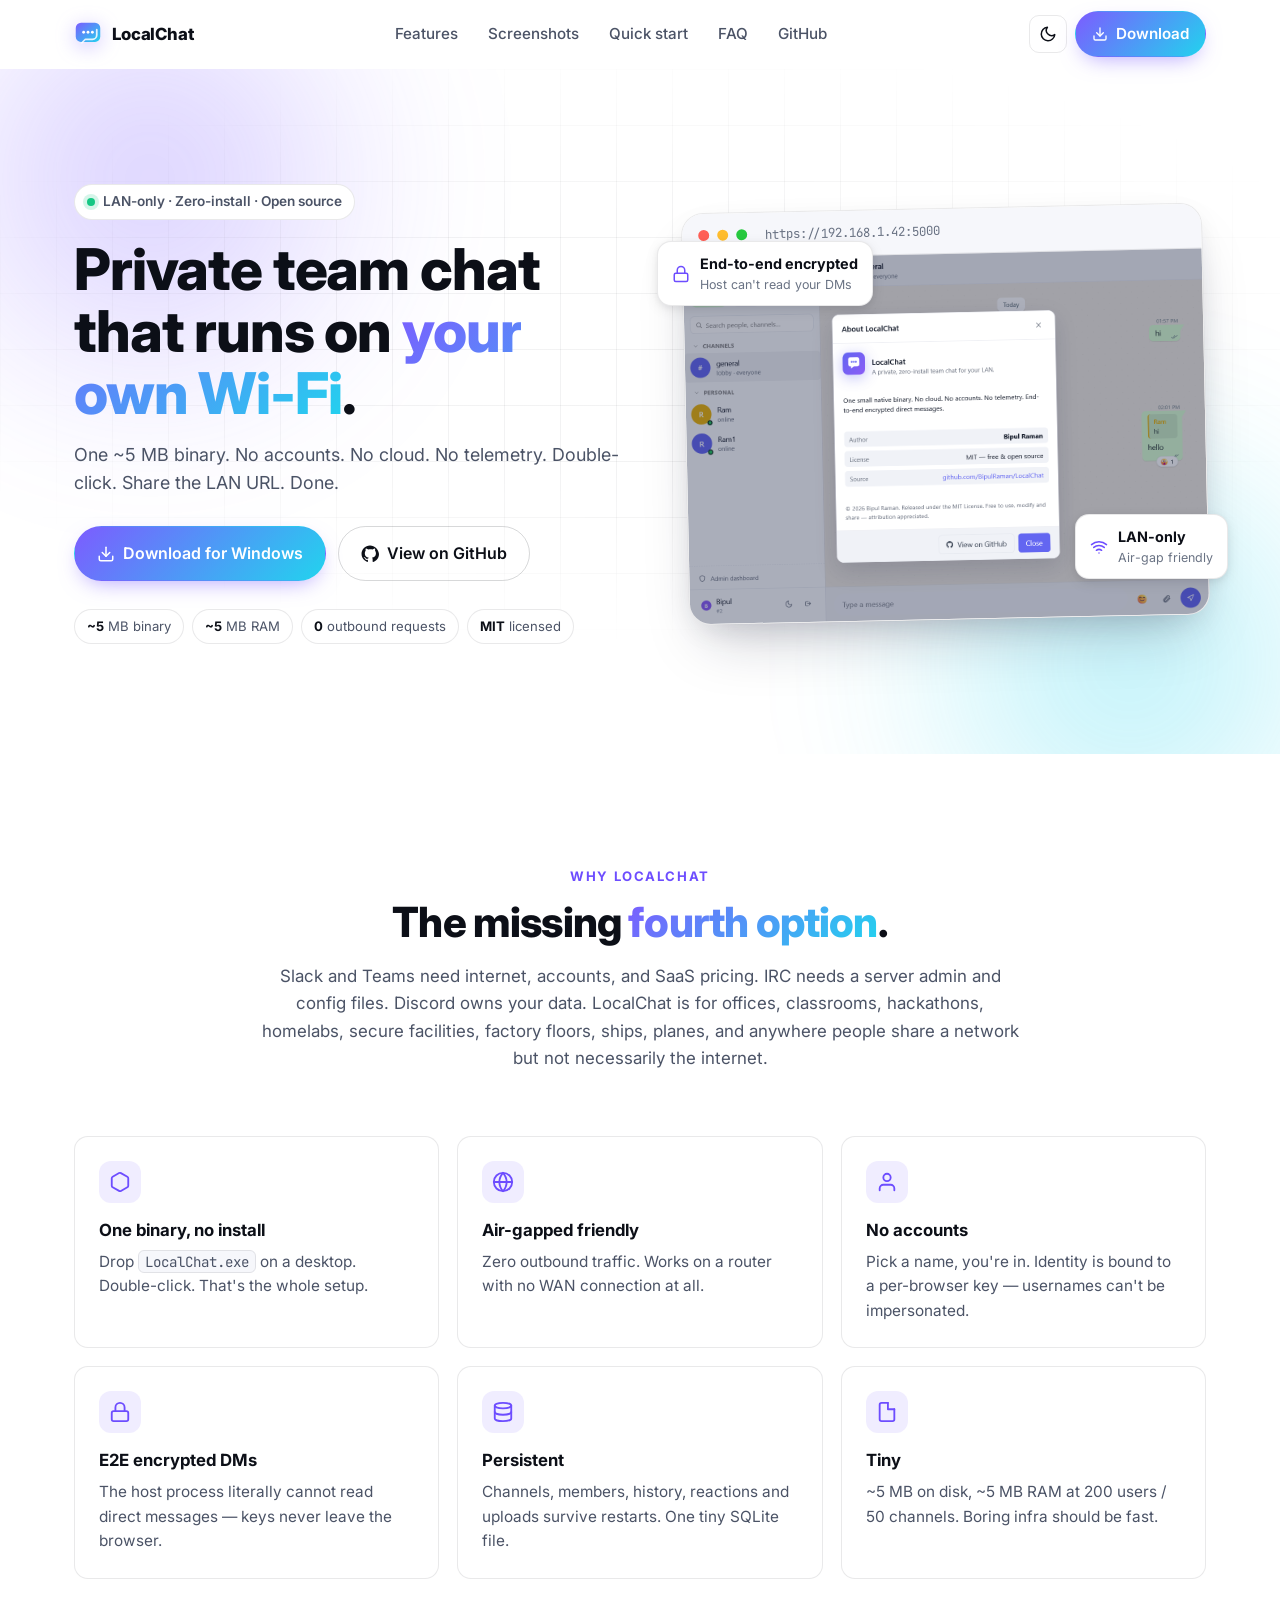
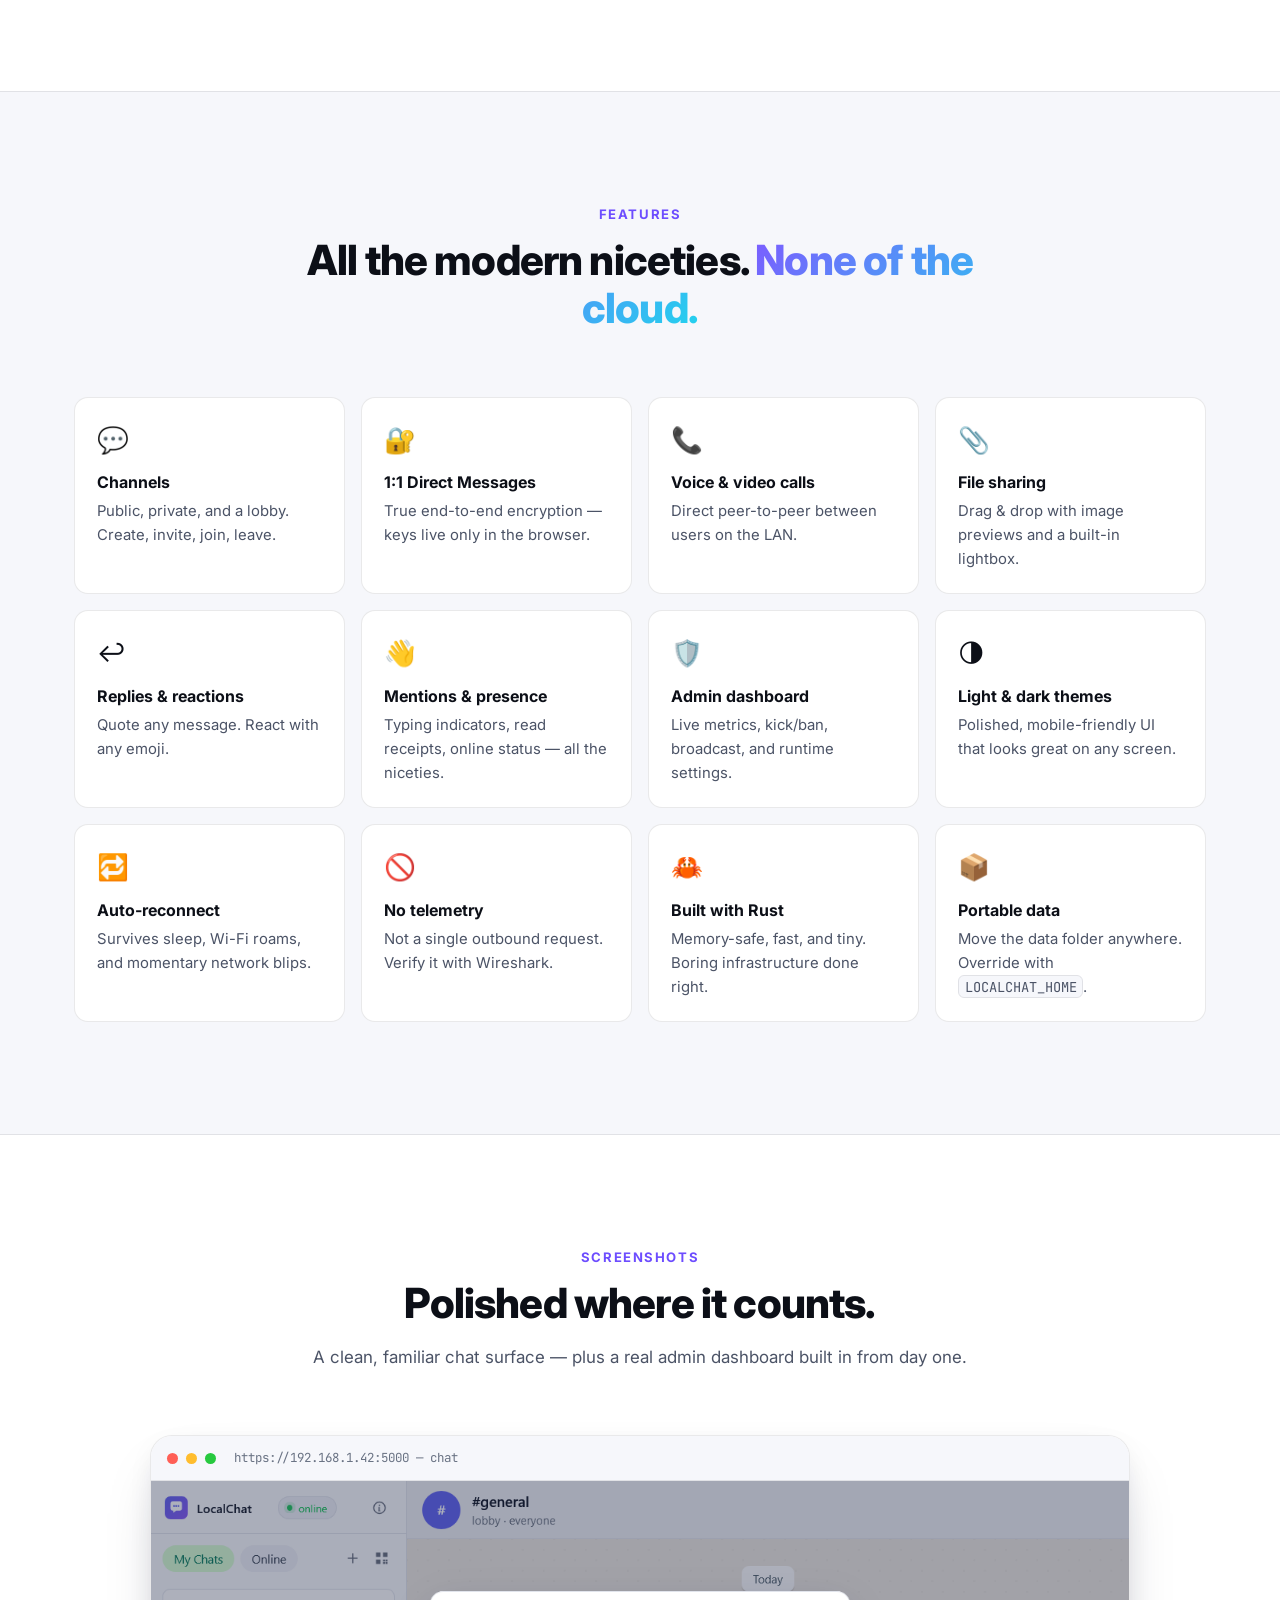
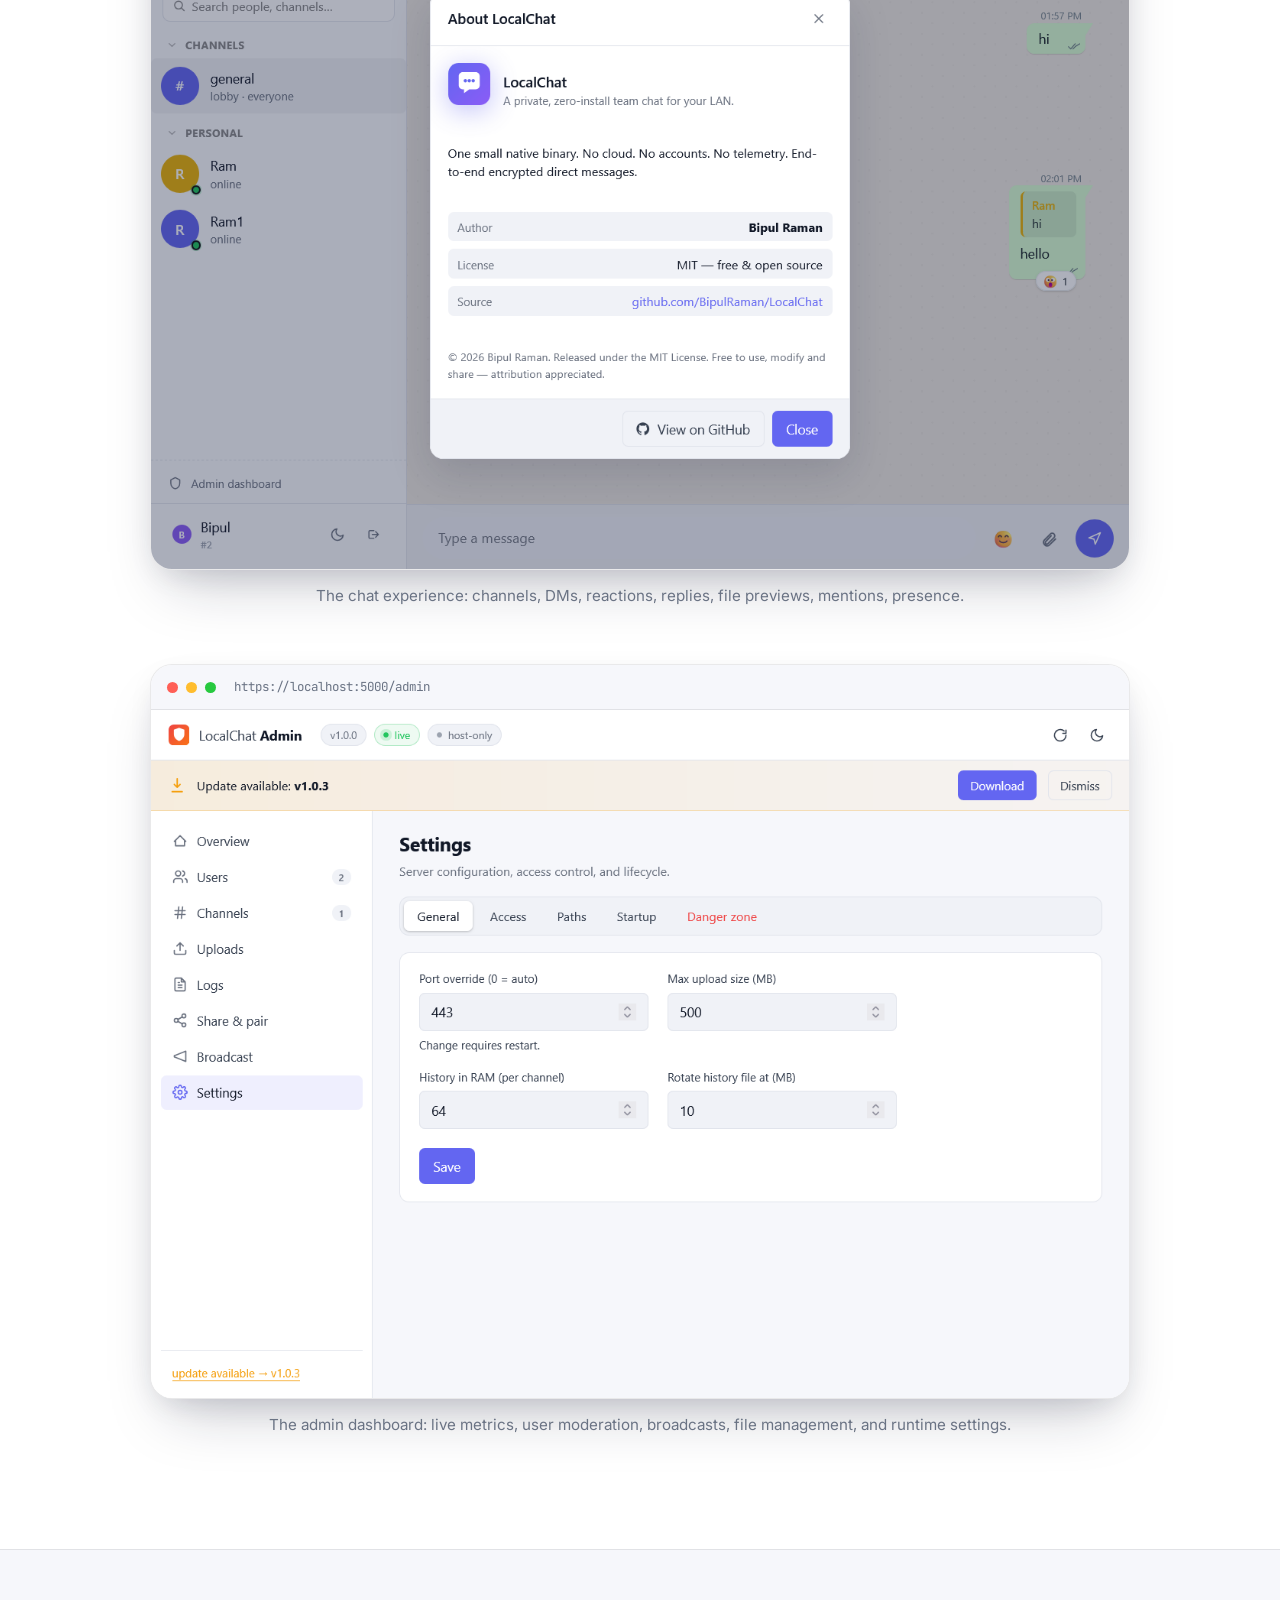
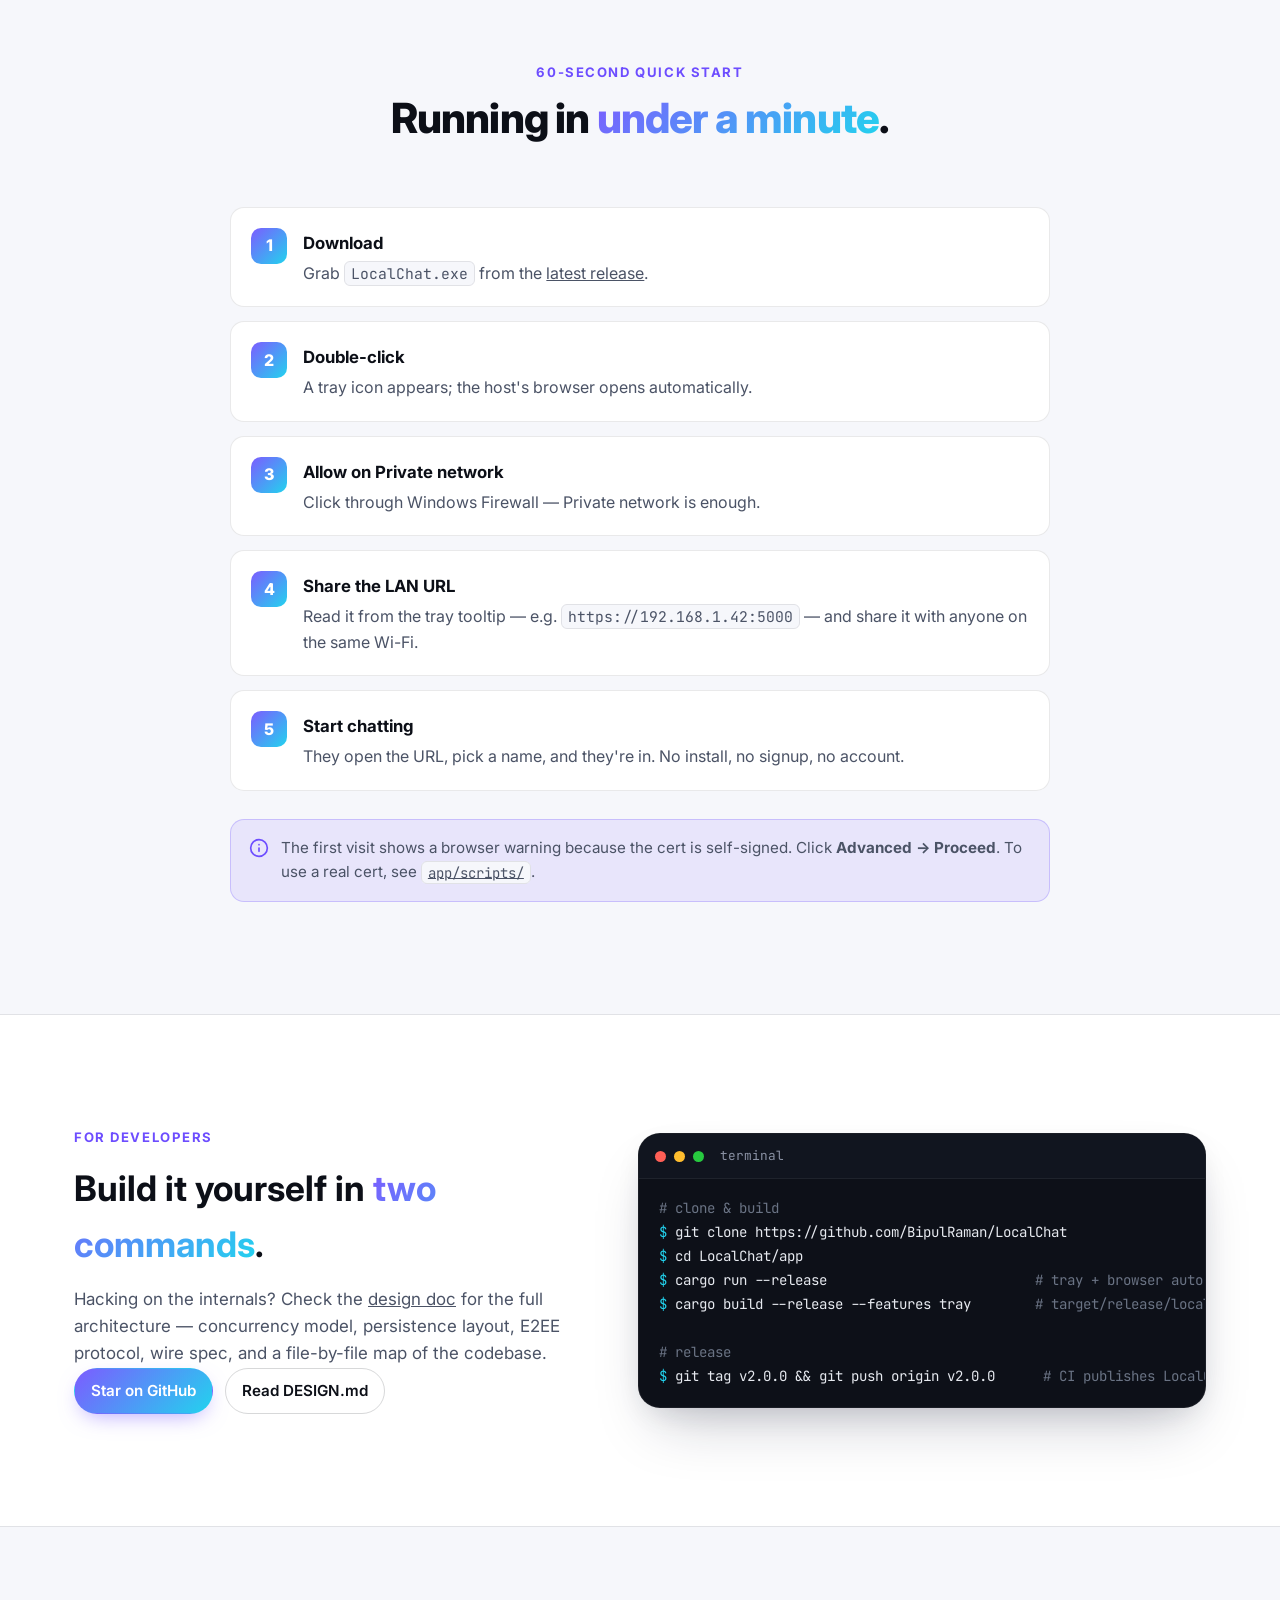
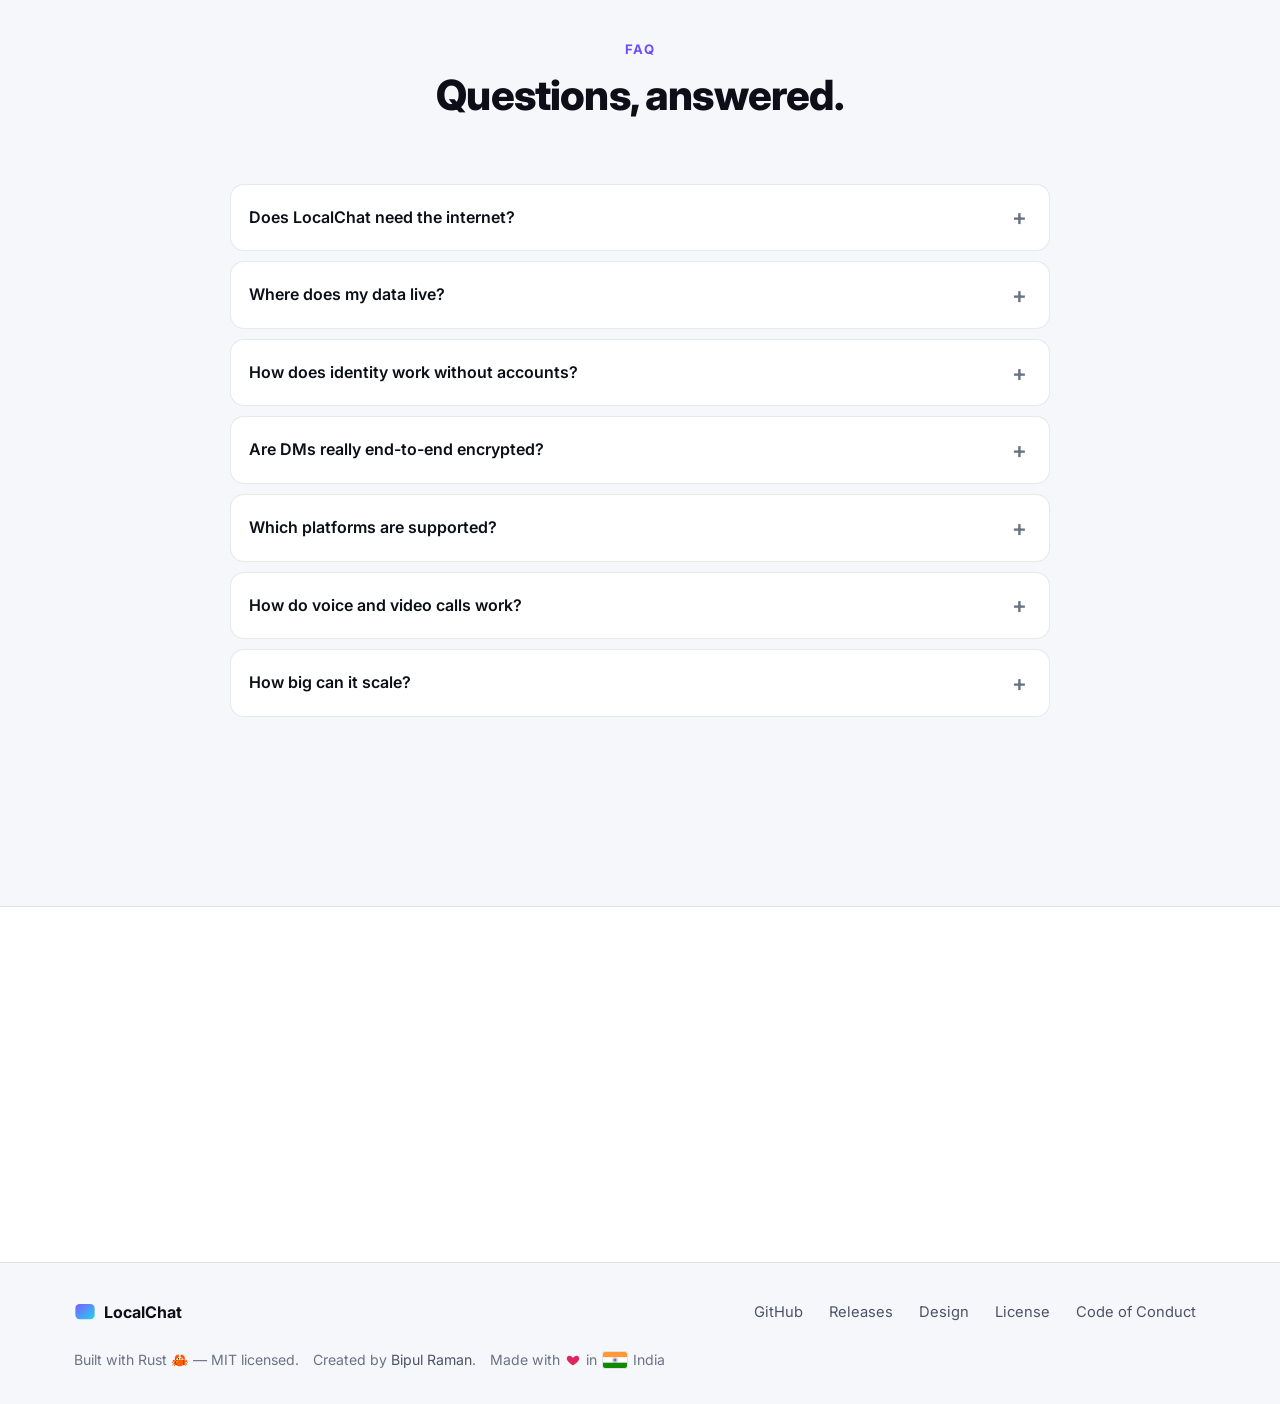
<file: docs/index.html>
<!doctype html>
<html lang="en" data-theme="dark">
<head>
  <meta charset="utf-8" />
  <meta name="viewport" content="width=device-width, initial-scale=1, viewport-fit=cover" />
  <title>LocalChat — Private team chat for your own Wi-Fi</title>
  <meta name="description" content="LocalChat is a private, zero-install team chat that runs on your own Wi-Fi. One ~5 MB binary. No accounts. No cloud. No telemetry." />
  <meta name="theme-color" content="#0b0d12" />

  <!-- Open Graph -->
  <meta property="og:title" content="LocalChat — Private team chat for your own Wi-Fi" />
  <meta property="og:description" content="One ~5 MB binary. No accounts. No cloud. No telemetry. Double-click. Share the LAN URL. Done." />
  <meta property="og:type" content="website" />
  <meta property="og:image" content="assets/LocalChat.png" />

  <link rel="icon" href="assets/favicon.svg" type="image/svg+xml" />
  <link rel="preconnect" href="https://fonts.googleapis.com" />
  <link rel="preconnect" href="https://fonts.gstatic.com" crossorigin />
  <link href="https://fonts.googleapis.com/css2?family=Inter:wght@400;500;600;700;800&family=JetBrains+Mono:wght@400;500&display=swap" rel="stylesheet" />
  <link rel="stylesheet" href="styles.css" />
</head>
<body>
  <a class="skip" href="#main">Skip to content</a>

  <header class="nav" id="nav">
    <div class="container nav-inner">
      <a class="brand" href="#top" aria-label="LocalChat home">
        <svg class="brand-mark" width="28" height="28" viewBox="0 0 32 32" aria-hidden="true">
          <defs>
            <linearGradient id="lg1" x1="0" y1="0" x2="1" y2="1">
              <stop offset="0%" stop-color="#7c5cff"/>
              <stop offset="100%" stop-color="#22d3ee"/>
            </linearGradient>
          </defs>
          <rect x="2" y="3" width="28" height="22" rx="6" fill="url(#lg1)"/>
          <path d="M9 26 L13 22 H21 a5 5 0 0 0 5 -5 V11" fill="none" stroke="rgba(255,255,255,.85)" stroke-width="2" stroke-linecap="round" stroke-linejoin="round"/>
          <circle cx="11" cy="14" r="1.6" fill="#fff"/>
          <circle cx="16" cy="14" r="1.6" fill="#fff"/>
          <circle cx="21" cy="14" r="1.6" fill="#fff"/>
        </svg>
        <span class="brand-name">LocalChat</span>
      </a>

      <nav class="nav-links" aria-label="Primary">
        <a href="#features">Features</a>
        <a href="#screenshots">Screenshots</a>
        <a href="#quickstart">Quick start</a>
        <a href="#faq">FAQ</a>
        <a href="https://github.com/BipulRaman/LocalChat" target="_blank" rel="noopener">GitHub</a>
      </nav>

      <div class="nav-actions">
        <button class="icon-btn theme-toggle" id="themeToggle" aria-label="Toggle theme" title="Toggle theme">
          <svg class="ic-sun" width="18" height="18" viewBox="0 0 24 24" fill="none" stroke="currentColor" stroke-width="2" stroke-linecap="round" stroke-linejoin="round"><circle cx="12" cy="12" r="4"/><path d="M12 2v2M12 20v2M4.93 4.93l1.41 1.41M17.66 17.66l1.41 1.41M2 12h2M20 12h2M4.93 19.07l1.41-1.41M17.66 6.34l1.41-1.41"/></svg>
          <svg class="ic-moon" width="18" height="18" viewBox="0 0 24 24" fill="none" stroke="currentColor" stroke-width="2" stroke-linecap="round" stroke-linejoin="round"><path d="M21 12.79A9 9 0 1 1 11.21 3 7 7 0 0 0 21 12.79z"/></svg>
        </button>
        <a class="btn btn-primary nav-cta" href="https://github.com/BipulRaman/LocalChat/releases/latest" target="_blank" rel="noopener">
          <svg width="16" height="16" viewBox="0 0 24 24" fill="none" stroke="currentColor" stroke-width="2" stroke-linecap="round" stroke-linejoin="round" aria-hidden="true"><path d="M21 15v4a2 2 0 0 1-2 2H5a2 2 0 0 1-2-2v-4"/><polyline points="7 10 12 15 17 10"/><line x1="12" y1="15" x2="12" y2="3"/></svg>
          Download
        </a>
        <button class="icon-btn menu-toggle" id="menuToggle" aria-label="Open menu" aria-expanded="false">
          <svg width="22" height="22" viewBox="0 0 24 24" fill="none" stroke="currentColor" stroke-width="2" stroke-linecap="round" stroke-linejoin="round"><line x1="3" y1="6" x2="21" y2="6"/><line x1="3" y1="12" x2="21" y2="12"/><line x1="3" y1="18" x2="21" y2="18"/></svg>
        </button>
      </div>
    </div>
    <div class="mobile-menu" id="mobileMenu" hidden>
      <a href="#features">Features</a>
      <a href="#screenshots">Screenshots</a>
      <a href="#quickstart">Quick start</a>
      <a href="#faq">FAQ</a>
      <a href="https://github.com/BipulRaman/LocalChat" target="_blank" rel="noopener">GitHub</a>
      <a class="btn btn-primary" href="https://github.com/BipulRaman/LocalChat/releases/latest" target="_blank" rel="noopener">Download</a>
    </div>
  </header>

  <main id="main">
    <!-- Hero -->
    <section class="hero" id="top">
      <div class="hero-bg" aria-hidden="true">
        <div class="blob blob-a"></div>
        <div class="blob blob-b"></div>
        <div class="grid"></div>
      </div>
      <div class="container hero-inner">
        <div class="hero-copy">
          <div class="eyebrow">
            <span class="dot"></span> LAN-only · Zero-install · Open source
          </div>
          <h1>
            Private team chat that runs on <span class="grad">your own Wi-Fi</span>.
          </h1>
          <p class="lede">
            One ~5&nbsp;MB binary. No accounts. No cloud. No telemetry.
            Double-click. Share the LAN URL. Done.
          </p>
          <div class="cta-row">
            <a class="btn btn-primary btn-lg" href="https://github.com/BipulRaman/LocalChat/releases/latest" target="_blank" rel="noopener">
              <svg width="18" height="18" viewBox="0 0 24 24" fill="none" stroke="currentColor" stroke-width="2" stroke-linecap="round" stroke-linejoin="round"><path d="M21 15v4a2 2 0 0 1-2 2H5a2 2 0 0 1-2-2v-4"/><polyline points="7 10 12 15 17 10"/><line x1="12" y1="15" x2="12" y2="3"/></svg>
              Download for Windows
            </a>
            <a class="btn btn-ghost btn-lg" href="https://github.com/BipulRaman/LocalChat" target="_blank" rel="noopener">
              <svg width="18" height="18" viewBox="0 0 24 24" fill="currentColor" aria-hidden="true"><path d="M12 .5C5.7.5.7 5.5.7 11.8c0 5 3.2 9.2 7.7 10.7.6.1.8-.2.8-.6v-2.2c-3.1.7-3.8-1.3-3.8-1.3-.5-1.3-1.3-1.7-1.3-1.7-1-.7.1-.7.1-.7 1.2.1 1.8 1.2 1.8 1.2 1 1.8 2.8 1.3 3.5 1 .1-.8.4-1.3.8-1.6-2.5-.3-5.2-1.3-5.2-5.7 0-1.3.4-2.3 1.2-3.1-.1-.3-.5-1.5.1-3.1 0 0 1-.3 3.2 1.2.9-.3 1.9-.4 2.9-.4s2 .1 2.9.4c2.2-1.5 3.2-1.2 3.2-1.2.6 1.6.2 2.8.1 3.1.7.8 1.2 1.8 1.2 3.1 0 4.4-2.7 5.4-5.2 5.7.4.4.8 1.1.8 2.2v3.3c0 .3.2.7.8.6 4.5-1.5 7.7-5.7 7.7-10.7C23.3 5.5 18.3.5 12 .5z"/></svg>
              View on GitHub
            </a>
          </div>
          <div class="badges">
            <span class="badge"><span class="badge-key">~5</span> MB binary</span>
            <span class="badge"><span class="badge-key">~5</span> MB RAM</span>
            <span class="badge"><span class="badge-key">0</span> outbound requests</span>
            <span class="badge"><span class="badge-key">MIT</span> licensed</span>
          </div>
        </div>

        <div class="hero-art">
          <div class="window">
            <div class="window-chrome">
              <span class="dot d-r"></span><span class="dot d-y"></span><span class="dot d-g"></span>
              <div class="window-url">https://192.168.1.42:5000</div>
            </div>
            <img src="assets/LocalChat.png" alt="LocalChat chat interface with channels and direct messages" loading="eager" />
          </div>
          <div class="floating-card card-encrypted" aria-hidden="true">
            <svg width="18" height="18" viewBox="0 0 24 24" fill="none" stroke="currentColor" stroke-width="2" stroke-linecap="round" stroke-linejoin="round"><rect x="3" y="11" width="18" height="11" rx="2"/><path d="M7 11V7a5 5 0 0 1 10 0v4"/></svg>
            <div>
              <div class="fc-title">End-to-end encrypted</div>
              <div class="fc-sub">Host can't read your DMs</div>
            </div>
          </div>
          <div class="floating-card card-lan" aria-hidden="true">
            <svg width="18" height="18" viewBox="0 0 24 24" fill="none" stroke="currentColor" stroke-width="2" stroke-linecap="round" stroke-linejoin="round"><path d="M5 12.55a11 11 0 0 1 14 0"/><path d="M2 8.82a15 15 0 0 1 20 0"/><path d="M8.5 16.43a6 6 0 0 1 7 0"/><line x1="12" y1="20" x2="12.01" y2="20"/></svg>
            <div>
              <div class="fc-title">LAN-only</div>
              <div class="fc-sub">Air-gap friendly</div>
            </div>
          </div>
        </div>
      </div>
    </section>

    <!-- Why -->
    <section class="section" id="why">
      <div class="container">
        <div class="section-head">
          <div class="kicker">Why LocalChat</div>
          <h2>The missing <span class="grad">fourth option</span>.</h2>
          <p class="section-sub">
            Slack and Teams need internet, accounts, and SaaS pricing.
            IRC needs a server admin and config files. Discord owns your data.
            LocalChat is for offices, classrooms, hackathons, homelabs, secure
            facilities, factory floors, ships, planes, and anywhere people share
            a network but not necessarily the internet.
          </p>
        </div>

        <div class="why-grid">
          <div class="why-card">
            <div class="why-ic"><svg viewBox="0 0 24 24" fill="none" stroke="currentColor" stroke-width="2" stroke-linecap="round" stroke-linejoin="round"><path d="M21 16V8a2 2 0 0 0-1-1.73l-7-4a2 2 0 0 0-2 0l-7 4A2 2 0 0 0 3 8v8a2 2 0 0 0 1 1.73l7 4a2 2 0 0 0 2 0l7-4A2 2 0 0 0 21 16z"/></svg></div>
            <h3>One binary, no install</h3>
            <p>Drop <code>LocalChat.exe</code> on a desktop. Double-click. That's the whole setup.</p>
          </div>
          <div class="why-card">
            <div class="why-ic"><svg viewBox="0 0 24 24" fill="none" stroke="currentColor" stroke-width="2" stroke-linecap="round" stroke-linejoin="round"><circle cx="12" cy="12" r="10"/><line x1="2" y1="12" x2="22" y2="12"/><path d="M12 2a15.3 15.3 0 0 1 4 10 15.3 15.3 0 0 1-4 10 15.3 15.3 0 0 1-4-10 15.3 15.3 0 0 1 4-10z"/></svg></div>
            <h3>Air-gapped friendly</h3>
            <p>Zero outbound traffic. Works on a router with no WAN connection at all.</p>
          </div>
          <div class="why-card">
            <div class="why-ic"><svg viewBox="0 0 24 24" fill="none" stroke="currentColor" stroke-width="2" stroke-linecap="round" stroke-linejoin="round"><path d="M20 21v-2a4 4 0 0 0-4-4H8a4 4 0 0 0-4 4v2"/><circle cx="12" cy="7" r="4"/></svg></div>
            <h3>No accounts</h3>
            <p>Pick a name, you're in. Identity is bound to a per-browser key — usernames can't be impersonated.</p>
          </div>
          <div class="why-card">
            <div class="why-ic"><svg viewBox="0 0 24 24" fill="none" stroke="currentColor" stroke-width="2" stroke-linecap="round" stroke-linejoin="round"><rect x="3" y="11" width="18" height="11" rx="2"/><path d="M7 11V7a5 5 0 0 1 10 0v4"/></svg></div>
            <h3>E2E encrypted DMs</h3>
            <p>The host process literally cannot read direct messages — keys never leave the browser.</p>
          </div>
          <div class="why-card">
            <div class="why-ic"><svg viewBox="0 0 24 24" fill="none" stroke="currentColor" stroke-width="2" stroke-linecap="round" stroke-linejoin="round"><ellipse cx="12" cy="5" rx="9" ry="3"/><path d="M21 12c0 1.66-4 3-9 3s-9-1.34-9-3"/><path d="M3 5v14c0 1.66 4 3 9 3s9-1.34 9-3V5"/></svg></div>
            <h3>Persistent</h3>
            <p>Channels, members, history, reactions and uploads survive restarts. One tiny SQLite file.</p>
          </div>
          <div class="why-card">
            <div class="why-ic"><svg viewBox="0 0 24 24" fill="none" stroke="currentColor" stroke-width="2" stroke-linecap="round" stroke-linejoin="round"><polyline points="13 2 13 9 20 9"/><path d="M20 9v11a2 2 0 0 1-2 2H6a2 2 0 0 1-2-2V4a2 2 0 0 1 2-2h7"/></svg></div>
            <h3>Tiny</h3>
            <p>~5 MB on disk, ~5 MB RAM at 200 users / 50 channels. Boring infra should be fast.</p>
          </div>
        </div>
      </div>
    </section>

    <!-- Features -->
    <section class="section section-alt" id="features">
      <div class="container">
        <div class="section-head">
          <div class="kicker">Features</div>
          <h2>All the modern niceties. <span class="grad">None of the cloud.</span></h2>
        </div>

        <div class="features-grid">
          <article class="feature">
            <div class="feature-ic">💬</div>
            <h3>Channels</h3>
            <p>Public, private, and a lobby. Create, invite, join, leave.</p>
          </article>
          <article class="feature">
            <div class="feature-ic">🔐</div>
            <h3>1:1 Direct Messages</h3>
            <p>True end-to-end encryption — keys live only in the browser.</p>
          </article>
          <article class="feature">
            <div class="feature-ic">📞</div>
            <h3>Voice &amp; video calls</h3>
            <p>Direct peer-to-peer between users on the LAN.</p>
          </article>
          <article class="feature">
            <div class="feature-ic">📎</div>
            <h3>File sharing</h3>
            <p>Drag &amp; drop with image previews and a built-in lightbox.</p>
          </article>
          <article class="feature">
            <div class="feature-ic">↩️</div>
            <h3>Replies &amp; reactions</h3>
            <p>Quote any message. React with any emoji.</p>
          </article>
          <article class="feature">
            <div class="feature-ic">👋</div>
            <h3>Mentions &amp; presence</h3>
            <p>Typing indicators, read receipts, online status — all the niceties.</p>
          </article>
          <article class="feature">
            <div class="feature-ic">🛡️</div>
            <h3>Admin dashboard</h3>
            <p>Live metrics, kick/ban, broadcast, and runtime settings.</p>
          </article>
          <article class="feature">
            <div class="feature-ic">🌗</div>
            <h3>Light &amp; dark themes</h3>
            <p>Polished, mobile-friendly UI that looks great on any screen.</p>
          </article>
          <article class="feature">
            <div class="feature-ic">🔁</div>
            <h3>Auto-reconnect</h3>
            <p>Survives sleep, Wi-Fi roams, and momentary network blips.</p>
          </article>
          <article class="feature">
            <div class="feature-ic">🚫</div>
            <h3>No telemetry</h3>
            <p>Not a single outbound request. Verify it with Wireshark.</p>
          </article>
          <article class="feature">
            <div class="feature-ic">🦀</div>
            <h3>Built with Rust</h3>
            <p>Memory-safe, fast, and tiny. Boring infrastructure done right.</p>
          </article>
          <article class="feature">
            <div class="feature-ic">📦</div>
            <h3>Portable data</h3>
            <p>Move the data folder anywhere. Override with <code>LOCALCHAT_HOME</code>.</p>
          </article>
        </div>
      </div>
    </section>

    <!-- Screenshots -->
    <section class="section" id="screenshots">
      <div class="container">
        <div class="section-head">
          <div class="kicker">Screenshots</div>
          <h2>Polished where it counts.</h2>
          <p class="section-sub">A clean, familiar chat surface — plus a real admin dashboard built in from day one.</p>
        </div>

        <div class="shot">
          <div class="shot-frame">
            <div class="window-chrome">
              <span class="dot d-r"></span><span class="dot d-y"></span><span class="dot d-g"></span>
              <div class="window-url">https://192.168.1.42:5000 — chat</div>
            </div>
            <img src="assets/LocalChat.png" alt="The LocalChat chat interface with channels, messages, and member list" loading="lazy"/>
          </div>
          <p class="shot-caption">The chat experience: channels, DMs, reactions, replies, file previews, mentions, presence.</p>
        </div>

        <div class="shot">
          <div class="shot-frame">
            <div class="window-chrome">
              <span class="dot d-r"></span><span class="dot d-y"></span><span class="dot d-g"></span>
              <div class="window-url">https://localhost:5000/admin</div>
            </div>
            <img src="assets/LocalChatAdmin.png" alt="The LocalChat admin dashboard showing live metrics, users, and settings" loading="lazy"/>
          </div>
          <p class="shot-caption">The admin dashboard: live metrics, user moderation, broadcasts, file management, and runtime settings.</p>
        </div>
      </div>
    </section>

    <!-- Quick start -->
    <section class="section section-alt" id="quickstart">
      <div class="container">
        <div class="section-head">
          <div class="kicker">60-second quick start</div>
          <h2>Running in <span class="grad">under a minute</span>.</h2>
        </div>

        <ol class="steps">
          <li>
            <div class="step-num">1</div>
            <div class="step-body">
              <h3>Download</h3>
              <p>Grab <code>LocalChat.exe</code> from the <a href="https://github.com/BipulRaman/LocalChat/releases/latest" target="_blank" rel="noopener">latest release</a>.</p>
            </div>
          </li>
          <li>
            <div class="step-num">2</div>
            <div class="step-body">
              <h3>Double-click</h3>
              <p>A tray icon appears; the host's browser opens automatically.</p>
            </div>
          </li>
          <li>
            <div class="step-num">3</div>
            <div class="step-body">
              <h3>Allow on Private network</h3>
              <p>Click through Windows Firewall — Private network is enough.</p>
            </div>
          </li>
          <li>
            <div class="step-num">4</div>
            <div class="step-body">
              <h3>Share the LAN URL</h3>
              <p>Read it from the tray tooltip — e.g. <code>https://192.168.1.42:5000</code> — and share it with anyone on the same Wi-Fi.</p>
            </div>
          </li>
          <li>
            <div class="step-num">5</div>
            <div class="step-body">
              <h3>Start chatting</h3>
              <p>They open the URL, pick a name, and they're in. No install, no signup, no account.</p>
            </div>
          </li>
        </ol>

        <div class="callout">
          <svg width="20" height="20" viewBox="0 0 24 24" fill="none" stroke="currentColor" stroke-width="2" stroke-linecap="round" stroke-linejoin="round" aria-hidden="true"><circle cx="12" cy="12" r="10"/><line x1="12" y1="16" x2="12" y2="12"/><line x1="12" y1="8" x2="12.01" y2="8"/></svg>
          <p>The first visit shows a browser warning because the cert is self-signed. Click <strong>Advanced → Proceed</strong>. To use a real cert, see <a href="https://github.com/BipulRaman/LocalChat/tree/main/app/scripts" target="_blank" rel="noopener"><code>app/scripts/</code></a>.</p>
        </div>
      </div>
    </section>

    <!-- Build from source -->
    <section class="section" id="build">
      <div class="container build-grid">
        <div>
          <div class="kicker">For developers</div>
          <h2>Build it yourself in <span class="grad">two commands</span>.</h2>
          <p class="section-sub">Hacking on the internals? Check the <a href="https://github.com/BipulRaman/LocalChat/blob/main/DESIGN.md" target="_blank" rel="noopener">design doc</a> for the full architecture — concurrency model, persistence layout, E2EE protocol, wire spec, and a file-by-file map of the codebase.</p>
          <div class="cta-row">
            <a class="btn btn-primary" href="https://github.com/BipulRaman/LocalChat" target="_blank" rel="noopener">Star on GitHub</a>
            <a class="btn btn-ghost" href="https://github.com/BipulRaman/LocalChat/blob/main/DESIGN.md" target="_blank" rel="noopener">Read DESIGN.md</a>
          </div>
        </div>
        <div class="code-card">
          <div class="code-head">
            <span class="dot d-r"></span><span class="dot d-y"></span><span class="dot d-g"></span>
            <span class="code-title">terminal</span>
          </div>
<pre class="code"><span class="c-dim"># clone &amp; build</span>
<span class="c-prompt">$</span> git clone https://github.com/BipulRaman/LocalChat
<span class="c-prompt">$</span> cd LocalChat/app
<span class="c-prompt">$</span> cargo run --release                          <span class="c-dim"># tray + browser auto-open</span>
<span class="c-prompt">$</span> cargo build --release --features tray        <span class="c-dim"># target/release/localchat.exe</span>

<span class="c-dim"># release</span>
<span class="c-prompt">$</span> git tag v2.0.0 &amp;&amp; git push origin v2.0.0      <span class="c-dim"># CI publishes LocalChat.exe</span></pre>
        </div>
      </div>
    </section>

    <!-- FAQ -->
    <section class="section section-alt" id="faq">
      <div class="container">
        <div class="section-head">
          <div class="kicker">FAQ</div>
          <h2>Questions, answered.</h2>
        </div>

        <div class="faq-list">
          <details>
            <summary>Does LocalChat need the internet?</summary>
            <p>No. LocalChat runs entirely on your LAN. It makes zero outbound requests and is happy on a router with no WAN. Perfect for air-gapped or restricted networks.</p>
          </details>
          <details>
            <summary>Where does my data live?</summary>
            <p>In a single folder you pick on first launch (default <code>C:\LocalChat</code>): a SQLite file, an <code>uploads/</code> directory, a self-signed cert, rolling logs, and <code>config.json</code>. Move it, back it up, or delete it — that's all of it.</p>
          </details>
          <details>
            <summary>How does identity work without accounts?</summary>
            <p>The first time you open the page, your browser generates a keypair and stores it locally. Your username is bound to that key, so even on an open LAN, nobody can impersonate you.</p>
          </details>
          <details>
            <summary>Are DMs really end-to-end encrypted?</summary>
            <p>Yes. Direct messages are encrypted in the browser using per-conversation keys. The host process never sees plaintext — it just relays opaque blobs and stores them in the database.</p>
          </details>
          <details>
            <summary>Which platforms are supported?</summary>
            <p>Today: a single <code>LocalChat.exe</code> for Windows (the host) plus any modern browser (the clients — Windows, macOS, Linux, iOS, Android). macOS and Linux tray builds are on the roadmap.</p>
          </details>
          <details>
            <summary>How do voice and video calls work?</summary>
            <p>Peer-to-peer over WebRTC, mediated by the LocalChat server only for signaling. Media never leaves the LAN.</p>
          </details>
          <details>
            <summary>How big can it scale?</summary>
            <p>Comfortably to ~200 users and ~50 channels using about 5 MB of RAM. It's a single Rust process designed to be boring and reliable, not infinitely scalable.</p>
          </details>
          <details>
            <summary>Is it really free?</summary>
            <p>Yes. <a href="https://github.com/BipulRaman/LocalChat/blob/main/LICENSE" target="_blank" rel="noopener">MIT licensed</a> — do anything you want; attribution appreciated.</p>
          </details>
        </div>
      </div>
    </section>

    <!-- CTA -->
    <section class="section cta-section">
      <div class="container cta-card">
        <div>
          <h2>Ready to chat <span class="grad">without the cloud</span>?</h2>
          <p>One double-click. One LAN URL. Your team is online.</p>
        </div>
        <div class="cta-row">
          <a class="btn btn-primary btn-lg" href="https://github.com/BipulRaman/LocalChat/releases/latest" target="_blank" rel="noopener">Download for Windows</a>
          <a class="btn btn-ghost btn-lg" href="https://github.com/BipulRaman/LocalChat" target="_blank" rel="noopener">Star on GitHub</a>
        </div>
      </div>
    </section>
  </main>

  <footer class="footer">
    <div class="container footer-inner">
      <div class="foot-brand">
        <svg width="22" height="22" viewBox="0 0 32 32" aria-hidden="true">
          <rect x="2" y="3" width="28" height="22" rx="6" fill="url(#lg1)"/>
        </svg>
        <span>LocalChat</span>
      </div>
      <nav class="foot-links" aria-label="Footer">
        <a href="https://github.com/BipulRaman/LocalChat" target="_blank" rel="noopener">GitHub</a>
        <a href="https://github.com/BipulRaman/LocalChat/releases" target="_blank" rel="noopener">Releases</a>
        <a href="https://github.com/BipulRaman/LocalChat/blob/main/DESIGN.md" target="_blank" rel="noopener">Design</a>
        <a href="https://github.com/BipulRaman/LocalChat/blob/main/LICENSE" target="_blank" rel="noopener">License</a>
        <a href="https://github.com/BipulRaman/LocalChat/blob/main/CODE_OF_CONDUCT.md" target="_blank" rel="noopener">Code of Conduct</a>
      </nav>
      <div class="foot-meta">
        <span>Built with Rust 🦀 — MIT licensed.</span>
        <span>Created by <a href="https://github.com/BipulRaman" target="_blank" rel="noopener">Bipul Raman</a>.</span>
        <span class="made-in">Made with
          <svg class="heart-red" width="14" height="14" viewBox="0 0 24 24" fill="#e0245e" aria-hidden="true">
            <path d="M12 21s-7.5-4.6-10-9.2C.4 8.6 2 4.5 6 4.5c2.2 0 3.7 1.2 6 3.6 2.3-2.4 3.8-3.6 6-3.6 4 0 5.6 4.1 4 7.3C19.5 16.4 12 21 12 21z"/>
          </svg>
          in
          <svg class="flag-in" width="24" height="16" viewBox="0 0 900 600" aria-label="India" role="img">
            <rect width="900" height="200" y="0" fill="#FF9933"/>
            <rect width="900" height="200" y="200" fill="#FFFFFF"/>
            <rect width="900" height="200" y="400" fill="#138808"/>
            <g transform="translate(450 300)" fill="none" stroke="#000080" stroke-width="6">
              <circle r="90"/>
              <circle r="18" fill="#000080" stroke="none"/>
              <g id="chakra-spokes">
                <line x1="0" y1="-90" x2="0" y2="90" stroke-width="4"/>
                <line x1="-90" y1="0" x2="90" y2="0" stroke-width="4"/>
                <g transform="rotate(15)"><line x1="0" y1="-90" x2="0" y2="90" stroke-width="4"/><line x1="-90" y1="0" x2="90" y2="0" stroke-width="4"/></g>
                <g transform="rotate(30)"><line x1="0" y1="-90" x2="0" y2="90" stroke-width="4"/><line x1="-90" y1="0" x2="90" y2="0" stroke-width="4"/></g>
                <g transform="rotate(45)"><line x1="0" y1="-90" x2="0" y2="90" stroke-width="4"/><line x1="-90" y1="0" x2="90" y2="0" stroke-width="4"/></g>
                <g transform="rotate(60)"><line x1="0" y1="-90" x2="0" y2="90" stroke-width="4"/><line x1="-90" y1="0" x2="90" y2="0" stroke-width="4"/></g>
                <g transform="rotate(75)"><line x1="0" y1="-90" x2="0" y2="90" stroke-width="4"/><line x1="-90" y1="0" x2="90" y2="0" stroke-width="4"/></g>
              </g>
            </g>
          </svg>
          India
        </span>
      </div>
    </div>
  </footer>

  <script src="script.js" defer></script>
</body>
</html>
</file>
<file: docs/styles.css>
/* =========================================================
   LocalChat — product website
   ========================================================= */

*, *::before, *::after { box-sizing: border-box; }

:root {
  --bg: #ffffff;
  --bg-soft: #f6f7fb;
  --bg-elev: #ffffff;
  --text: #0c0f17;
  --text-dim: #4b5366;
  --text-faint: #6a7384;
  --border: rgba(12, 15, 23, 0.09);
  --border-strong: rgba(12, 15, 23, 0.16);
  --brand: #6d4dff;
  --brand-2: #08b4d4;
  --brand-soft: rgba(109, 77, 255, 0.10);
  --shadow-sm: 0 1px 2px rgba(12, 15, 23, 0.06), 0 1px 3px rgba(12, 15, 23, 0.05);
  --shadow-md: 0 4px 14px rgba(12, 15, 23, 0.08), 0 2px 6px rgba(12, 15, 23, 0.05);
  --shadow-lg: 0 30px 60px -20px rgba(20, 24, 50, 0.25), 0 10px 30px -10px rgba(20, 24, 50, 0.15);
  --radius-sm: 8px;
  --radius: 14px;
  --radius-lg: 22px;
  --grad: linear-gradient(135deg, #7c5cff 0%, #22d3ee 100%);
  --font-sans: 'Inter', ui-sans-serif, system-ui, -apple-system, 'Segoe UI', Roboto, 'Helvetica Neue', Arial, sans-serif;
  --font-mono: 'JetBrains Mono', ui-monospace, SFMono-Regular, Menlo, Consolas, monospace;
  --maxw: 1180px;
}

[data-theme="dark"] {
  --bg: #0a0c12;
  --bg-soft: #0f121b;
  --bg-elev: #131724;
  --text: #eef1f7;
  --text-dim: #b6bcca;
  --text-faint: #8a91a3;
  --border: rgba(255, 255, 255, 0.08);
  --border-strong: rgba(255, 255, 255, 0.16);
  --brand: #8a72ff;
  --brand-2: #22d3ee;
  --brand-soft: rgba(138, 114, 255, 0.14);
  --shadow-sm: 0 1px 2px rgba(0, 0, 0, 0.4);
  --shadow-md: 0 8px 24px rgba(0, 0, 0, 0.45);
  --shadow-lg: 0 30px 80px -20px rgba(0, 0, 0, 0.7), 0 10px 30px -10px rgba(0, 0, 0, 0.5);
}

html { scroll-behavior: smooth; }
body {
  margin: 0;
  background: var(--bg);
  color: var(--text);
  font-family: var(--font-sans);
  font-size: 16px;
  line-height: 1.6;
  -webkit-font-smoothing: antialiased;
  -moz-osx-font-smoothing: grayscale;
  text-rendering: optimizeLegibility;
  overflow-x: hidden;
}

a { color: inherit; }
img { max-width: 100%; display: block; }
code {
  font-family: var(--font-mono);
  font-size: 0.92em;
  background: var(--bg-soft);
  padding: 0.12em 0.42em;
  border-radius: 6px;
  border: 1px solid var(--border);
}

.container {
  width: 100%;
  max-width: var(--maxw);
  margin: 0 auto;
  padding: 0 24px;
}

.skip {
  position: absolute; left: -9999px; top: 0;
  background: var(--bg-elev); color: var(--text);
  padding: 8px 12px; border-radius: 8px; z-index: 100;
}
.skip:focus { left: 12px; top: 12px; }

.grad {
  background: var(--grad);
  -webkit-background-clip: text;
  background-clip: text;
  color: transparent;
}

/* ---------------- Buttons ---------------- */
.btn {
  display: inline-flex; align-items: center; gap: 8px;
  padding: 10px 16px;
  font-weight: 600; font-size: 0.95rem;
  border-radius: 999px;
  border: 1px solid transparent;
  text-decoration: none; cursor: pointer;
  transition: transform .15s ease, box-shadow .2s ease, background .2s ease, border-color .2s ease, color .2s ease;
  white-space: nowrap;
}
.btn-lg { padding: 14px 22px; font-size: 1rem; }
.btn-primary {
  color: #fff;
  background: var(--grad);
  box-shadow: 0 8px 22px -8px rgba(124, 92, 255, 0.6);
}
.btn-primary:hover { transform: translateY(-1px); box-shadow: 0 14px 30px -10px rgba(124, 92, 255, 0.65); }
.btn-ghost {
  color: var(--text);
  background: transparent;
  border-color: var(--border-strong);
}
.btn-ghost:hover { background: var(--bg-soft); border-color: var(--text-dim); }

.icon-btn {
  display: inline-flex; align-items: center; justify-content: center;
  width: 38px; height: 38px;
  border-radius: 10px;
  border: 1px solid var(--border);
  background: transparent;
  color: var(--text);
  cursor: pointer;
  transition: background .2s ease, border-color .2s ease;
}
.icon-btn:hover { background: var(--bg-soft); border-color: var(--border-strong); }

/* Theme toggle icon swap */
.theme-toggle .ic-sun { display: none; }
.theme-toggle .ic-moon { display: block; }
[data-theme="dark"] .theme-toggle .ic-sun { display: block; }
[data-theme="dark"] .theme-toggle .ic-moon { display: none; }

/* ---------------- Nav ---------------- */
.nav {
  position: sticky; top: 0; z-index: 50;
  backdrop-filter: saturate(160%) blur(12px);
  -webkit-backdrop-filter: saturate(160%) blur(12px);
  background: color-mix(in srgb, var(--bg) 78%, transparent);
  border-bottom: 1px solid transparent;
  transition: border-color .25s ease, background .25s ease;
}
.nav.scrolled {
  border-bottom-color: var(--border);
  background: color-mix(in srgb, var(--bg) 92%, transparent);
}
.nav-inner {
  display: flex; align-items: center; justify-content: space-between;
  gap: 16px;
  height: 68px;
}
.brand {
  display: inline-flex; align-items: center; gap: 10px;
  text-decoration: none; color: var(--text);
  font-weight: 800; letter-spacing: -0.01em;
}
.brand-name { font-size: 1.05rem; }
.brand-mark { filter: drop-shadow(0 4px 10px rgba(124, 92, 255, 0.35)); }

.nav-links {
  display: flex; align-items: center; gap: 6px;
}
.nav-links a {
  text-decoration: none;
  color: var(--text-dim);
  padding: 8px 12px;
  border-radius: 8px;
  font-weight: 500;
  font-size: 0.95rem;
  transition: color .2s ease, background .2s ease;
}
.nav-links a:hover { color: var(--text); background: var(--bg-soft); }

.nav-actions { display: flex; align-items: center; gap: 8px; }

.menu-toggle { display: none; }

.mobile-menu {
  display: flex; flex-direction: column; gap: 4px;
  padding: 8px 16px 16px;
  border-top: 1px solid var(--border);
  background: var(--bg);
}
.mobile-menu[hidden] { display: none; }
.mobile-menu a {
  padding: 12px 10px;
  border-radius: 10px;
  text-decoration: none;
  color: var(--text);
  font-weight: 500;
}
.mobile-menu a:hover { background: var(--bg-soft); }
.mobile-menu .btn { margin-top: 6px; justify-content: center; }

@media (max-width: 880px) {
  .nav-links { display: none; }
  .nav-cta { display: none; }
  .menu-toggle { display: inline-flex; }
}

/* ---------------- Hero ---------------- */
.hero {
  position: relative;
  overflow: hidden;
  padding: clamp(56px, 9vw, 120px) 0 clamp(60px, 9vw, 110px);
  isolation: isolate;
}
.hero-bg {
  position: absolute; inset: 0;
  z-index: -1;
  pointer-events: none;
}
.hero-bg .grid {
  position: absolute; inset: 0;
  background-image:
    linear-gradient(to right, var(--border) 1px, transparent 1px),
    linear-gradient(to bottom, var(--border) 1px, transparent 1px);
  background-size: 56px 56px;
  mask-image: radial-gradient(ellipse 80% 60% at 50% 40%, #000 30%, transparent 75%);
  -webkit-mask-image: radial-gradient(ellipse 80% 60% at 50% 40%, #000 30%, transparent 75%);
  opacity: .6;
}
.hero-bg .blob {
  position: absolute;
  width: 540px; height: 540px;
  border-radius: 50%;
  filter: blur(80px);
  opacity: .55;
}
.hero-bg .blob-a {
  top: -160px; left: -120px;
  background: radial-gradient(circle, #7c5cff 0%, transparent 70%);
}
.hero-bg .blob-b {
  bottom: -180px; right: -120px;
  background: radial-gradient(circle, #22d3ee 0%, transparent 70%);
  opacity: .45;
}
[data-theme="light"] .hero-bg .blob { opacity: .35; }

.hero-inner {
  display: grid;
  grid-template-columns: 1.05fr 1fr;
  gap: clamp(32px, 5vw, 64px);
  align-items: center;
}

.eyebrow {
  display: inline-flex; align-items: center; gap: 8px;
  font-size: 0.85rem; font-weight: 600;
  color: var(--text-dim);
  padding: 6px 12px;
  border-radius: 999px;
  border: 1px solid var(--border);
  background: var(--bg-elev);
}
.eyebrow .dot {
  width: 8px; height: 8px; border-radius: 50%;
  background: #16c784;
  box-shadow: 0 0 0 4px rgba(22, 199, 132, 0.18);
}

.hero h1 {
  margin: 18px 0 16px;
  font-size: clamp(2.2rem, 5.2vw, 3.6rem);
  line-height: 1.08;
  letter-spacing: -0.02em;
  font-weight: 800;
}
.lede {
  font-size: clamp(1.05rem, 1.4vw, 1.18rem);
  color: var(--text-dim);
  max-width: 56ch;
  margin: 0 0 28px;
}
.cta-row { display: flex; flex-wrap: wrap; gap: 12px; }

.badges {
  display: flex; flex-wrap: wrap; gap: 8px;
  margin-top: 28px;
}
.badge {
  font-size: 0.82rem;
  color: var(--text-dim);
  padding: 6px 12px;
  border-radius: 999px;
  border: 1px solid var(--border);
  background: var(--bg-elev);
}
.badge-key { color: var(--text); font-weight: 700; }

/* Hero art */
.hero-art {
  position: relative;
  perspective: 1400px;
}
.window {
  position: relative;
  background: var(--bg-elev);
  border: 1px solid var(--border);
  border-radius: var(--radius-lg);
  box-shadow: var(--shadow-lg);
  overflow: hidden;
  transform: rotate(-1.2deg);
  transition: transform .4s ease;
}
.window:hover { transform: rotate(0) translateY(-2px); }
.window img { display: block; width: 100%; height: auto; }
.window-chrome {
  display: flex; align-items: center; gap: 8px;
  padding: 12px 16px;
  border-bottom: 1px solid var(--border);
  background: var(--bg-soft);
}
.window-chrome .dot {
  width: 11px; height: 11px; border-radius: 50%;
  background: var(--border-strong);
}
.window-chrome .dot.d-r { background: #ff5f56; }
.window-chrome .dot.d-y { background: #ffbd2e; }
.window-chrome .dot.d-g { background: #27c93f; }
.window-url {
  margin-left: 10px;
  font-family: var(--font-mono);
  font-size: 0.78rem;
  color: var(--text-faint);
  white-space: nowrap; overflow: hidden; text-overflow: ellipsis;
}

.floating-card {
  position: absolute;
  display: flex; align-items: center; gap: 10px;
  padding: 10px 14px;
  background: var(--bg-elev);
  border: 1px solid var(--border);
  border-radius: 14px;
  box-shadow: var(--shadow-md);
  color: var(--text);
}
.floating-card svg { color: var(--brand); flex-shrink: 0; }
.fc-title { font-weight: 700; font-size: 0.9rem; }
.fc-sub { font-size: 0.78rem; color: var(--text-faint); }
.card-encrypted { top: 8%; left: -28px; animation: float 6s ease-in-out infinite; }
.card-lan { bottom: 10%; right: -22px; animation: float 6s ease-in-out infinite 2s; }

@keyframes float {
  0%,100% { transform: translateY(0); }
  50% { transform: translateY(-8px); }
}

@media (max-width: 900px) {
  .hero-inner { grid-template-columns: 1fr; }
  .hero-art { order: -1; }
  .card-encrypted, .card-lan { display: none; }
  .window { transform: none; }
}

/* ---------------- Sections ---------------- */
.section { padding: clamp(64px, 9vw, 112px) 0; }
.section-alt { background: var(--bg-soft); border-top: 1px solid var(--border); border-bottom: 1px solid var(--border); }

.section-head {
  max-width: 760px;
  margin: 0 auto clamp(40px, 6vw, 64px);
  text-align: center;
}
.kicker {
  font-size: 0.82rem;
  font-weight: 700;
  text-transform: uppercase;
  letter-spacing: 0.12em;
  color: var(--brand);
  margin-bottom: 12px;
}
.section-head h2 {
  margin: 0 0 16px;
  font-size: clamp(1.8rem, 3.6vw, 2.6rem);
  letter-spacing: -0.02em;
  font-weight: 800;
  line-height: 1.15;
}
.section-sub {
  margin: 0;
  font-size: 1.06rem;
  color: var(--text-dim);
}

/* ---------------- Why grid ---------------- */
.why-grid {
  display: grid;
  grid-template-columns: repeat(3, minmax(0, 1fr));
  gap: 18px;
}
.why-card {
  background: var(--bg-elev);
  border: 1px solid var(--border);
  border-radius: var(--radius);
  padding: 24px;
  transition: transform .2s ease, border-color .2s ease, box-shadow .25s ease;
}
.why-card:hover {
  transform: translateY(-2px);
  border-color: var(--border-strong);
  box-shadow: var(--shadow-md);
}
.why-ic {
  display: inline-flex; align-items: center; justify-content: center;
  width: 42px; height: 42px;
  border-radius: 12px;
  background: var(--brand-soft);
  color: var(--brand);
  margin-bottom: 14px;
}
.why-ic svg { width: 22px; height: 22px; }
.why-card h3 { margin: 0 0 6px; font-size: 1.05rem; }
.why-card p { margin: 0; color: var(--text-dim); font-size: 0.96rem; }

@media (max-width: 900px) { .why-grid { grid-template-columns: repeat(2, 1fr); } }
@media (max-width: 560px) { .why-grid { grid-template-columns: 1fr; } }

/* ---------------- Features grid ---------------- */
.features-grid {
  display: grid;
  grid-template-columns: repeat(4, minmax(0, 1fr));
  gap: 16px;
}
.feature {
  background: var(--bg-elev);
  border: 1px solid var(--border);
  border-radius: var(--radius);
  padding: 22px;
  transition: transform .2s ease, border-color .2s ease, box-shadow .25s ease;
}
.feature:hover {
  transform: translateY(-2px);
  border-color: var(--border-strong);
  box-shadow: var(--shadow-md);
}
.feature-ic { font-size: 1.6rem; margin-bottom: 10px; }
.feature h3 { margin: 0 0 4px; font-size: 1rem; }
.feature p { margin: 0; color: var(--text-dim); font-size: 0.93rem; }

@media (max-width: 1024px) { .features-grid { grid-template-columns: repeat(3, 1fr); } }
@media (max-width: 720px) { .features-grid { grid-template-columns: repeat(2, 1fr); } }
@media (max-width: 460px) { .features-grid { grid-template-columns: 1fr; } }

/* ---------------- Screenshots ---------------- */
.shot {
  max-width: 980px;
  margin: 0 auto 56px;
}
.shot:last-child { margin-bottom: 0; }
.shot-frame {
  background: var(--bg-elev);
  border: 1px solid var(--border);
  border-radius: var(--radius-lg);
  box-shadow: var(--shadow-lg);
  overflow: hidden;
}
.shot-frame img { width: 100%; height: auto; display: block; }
.shot-caption {
  margin: 14px auto 0;
  text-align: center;
  color: var(--text-faint);
  font-size: 0.95rem;
}

/* ---------------- Steps ---------------- */
.steps {
  list-style: none; padding: 0; margin: 0;
  display: grid;
  grid-template-columns: 1fr;
  gap: 14px;
  max-width: 820px;
  margin-inline: auto;
}
.steps li {
  display: flex; align-items: flex-start; gap: 16px;
  background: var(--bg-elev);
  border: 1px solid var(--border);
  border-radius: var(--radius);
  padding: 20px;
  transition: border-color .2s ease, box-shadow .25s ease;
}
.steps li:hover { border-color: var(--border-strong); box-shadow: var(--shadow-sm); }
.step-num {
  display: flex; align-items: center; justify-content: center;
  width: 36px; height: 36px; flex-shrink: 0;
  border-radius: 10px;
  background: var(--grad);
  color: #fff;
  font-weight: 800;
}
.step-body h3 { margin: 2px 0 4px; font-size: 1.05rem; }
.step-body p { margin: 0; color: var(--text-dim); }

.callout {
  display: flex; align-items: flex-start; gap: 12px;
  max-width: 820px;
  margin: 28px auto 0;
  padding: 16px 18px;
  background: var(--brand-soft);
  border: 1px solid color-mix(in srgb, var(--brand) 25%, transparent);
  border-radius: var(--radius);
  color: var(--text);
}
.callout svg { color: var(--brand); flex-shrink: 0; margin-top: 2px; }
.callout p { margin: 0; color: var(--text-dim); font-size: 0.95rem; }

/* ---------------- Build / code card ---------------- */
.build-grid {
  display: grid;
  grid-template-columns: 1fr 1.1fr;
  gap: 48px;
  align-items: center;
}
.build-grid h2 { margin: 12px 0 14px; font-size: clamp(1.6rem, 3vw, 2.2rem); }
@media (max-width: 900px) { .build-grid { grid-template-columns: 1fr; gap: 28px; } }

.code-card {
  background: #0d1018;
  color: #e6e9ef;
  border-radius: var(--radius-lg);
  border: 1px solid rgba(255,255,255,0.06);
  overflow: hidden;
  box-shadow: var(--shadow-lg);
}
.code-head {
  display: flex; align-items: center; gap: 8px;
  padding: 12px 16px;
  background: #11151f;
  border-bottom: 1px solid rgba(255,255,255,0.06);
}
.code-head .dot { width: 11px; height: 11px; border-radius: 50%; }
.code-head .d-r { background: #ff5f56; }
.code-head .d-y { background: #ffbd2e; }
.code-head .d-g { background: #27c93f; }
.code-title { margin-left: 8px; font-size: 0.8rem; color: #8a91a3; font-family: var(--font-mono); }
.code {
  margin: 0;
  padding: 18px 20px;
  font-family: var(--font-mono);
  font-size: 0.88rem;
  line-height: 1.7;
  overflow-x: auto;
  white-space: pre;
}
.c-prompt { color: #22d3ee; user-select: none; }
.c-dim { color: #6a7384; }

/* ---------------- FAQ ---------------- */
.faq-list {
  max-width: 820px;
  margin: 0 auto;
  display: grid;
  gap: 10px;
}
.faq-list details {
  background: var(--bg-elev);
  border: 1px solid var(--border);
  border-radius: var(--radius);
  padding: 4px 18px;
  transition: border-color .2s ease, box-shadow .2s ease;
}
.faq-list details[open] { border-color: var(--border-strong); box-shadow: var(--shadow-sm); }
.faq-list summary {
  list-style: none;
  cursor: pointer;
  padding: 16px 0;
  font-weight: 600;
  position: relative;
  padding-right: 32px;
}
.faq-list summary::-webkit-details-marker { display: none; }
.faq-list summary::after {
  content: "+";
  position: absolute; right: 4px; top: 50%;
  transform: translateY(-50%);
  font-size: 1.4rem;
  color: var(--text-faint);
  transition: transform .2s ease, color .2s ease;
}
.faq-list details[open] summary::after { content: "−"; color: var(--brand); }
.faq-list details p {
  margin: 0 0 16px;
  color: var(--text-dim);
}

/* ---------------- CTA ---------------- */
.cta-section { padding: clamp(40px, 6vw, 80px) 0 clamp(60px, 8vw, 100px); }
.cta-card {
  display: flex; flex-wrap: wrap; align-items: center; justify-content: space-between;
  gap: 24px;
  padding: clamp(28px, 5vw, 48px);
  background: var(--bg-elev);
  border: 1px solid var(--border);
  border-radius: var(--radius-lg);
  box-shadow: var(--shadow-md);
  position: relative;
  overflow: hidden;
}
.cta-card::before {
  content: "";
  position: absolute; inset: -2px;
  background: var(--grad);
  z-index: -1;
  border-radius: var(--radius-lg);
  opacity: .12;
}
.cta-card h2 { margin: 0 0 6px; font-size: clamp(1.4rem, 2.8vw, 1.9rem); }
.cta-card p { margin: 0; color: var(--text-dim); }

/* ---------------- Footer ---------------- */
.footer {
  border-top: 1px solid var(--border);
  background: var(--bg-soft);
  padding: 32px 0;
}
.footer-inner {
  display: flex; flex-wrap: wrap; align-items: center; gap: 18px;
  justify-content: space-between;
}
.foot-brand { display: flex; align-items: center; gap: 8px; font-weight: 700; }
.foot-links { display: flex; flex-wrap: wrap; gap: 6px; }
.foot-links a {
  text-decoration: none;
  color: var(--text-dim);
  font-size: 0.92rem;
  padding: 6px 10px;
  border-radius: 8px;
}
.foot-links a:hover { color: var(--text); background: var(--bg-elev); }
.foot-meta { color: var(--text-faint); font-size: 0.88rem; display: flex; flex-wrap: wrap; gap: 14px; align-items: center; }
.foot-meta a { color: var(--text-dim); text-decoration: none; }
.foot-meta a:hover { color: var(--text); }
.made-in { display: inline-flex; align-items: center; gap: 6px; }
.flag-in { border-radius: 2px; box-shadow: 0 0 0 1px var(--border); vertical-align: middle; }

/* ---------------- Reveal-on-scroll ---------------- */
.reveal {
  opacity: 0;
  transform: translateY(14px);
  transition: opacity .6s ease, transform .6s ease;
}
.reveal.in {
  opacity: 1;
  transform: none;
}

@media (prefers-reduced-motion: reduce) {
  *, *::before, *::after { animation: none !important; transition: none !important; }
  html { scroll-behavior: auto; }
  .reveal { opacity: 1; transform: none; }
}
</file>
